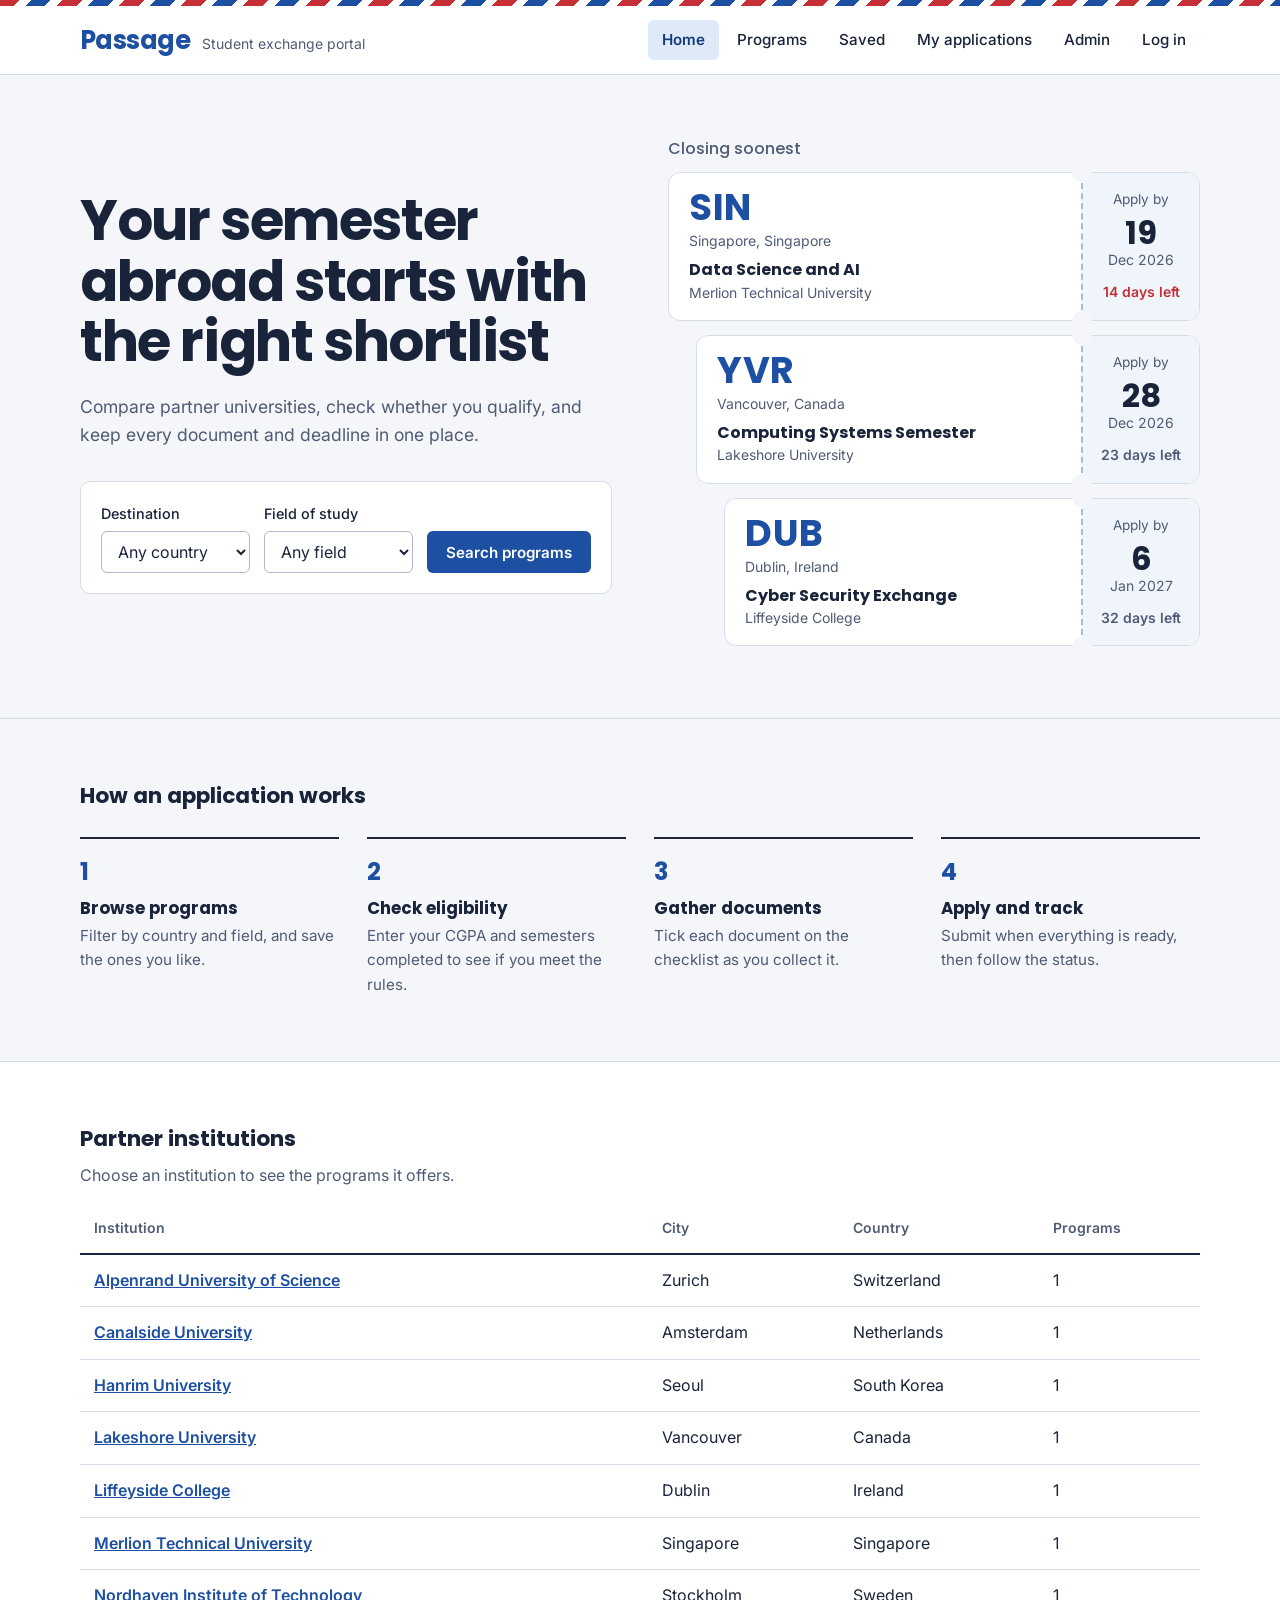
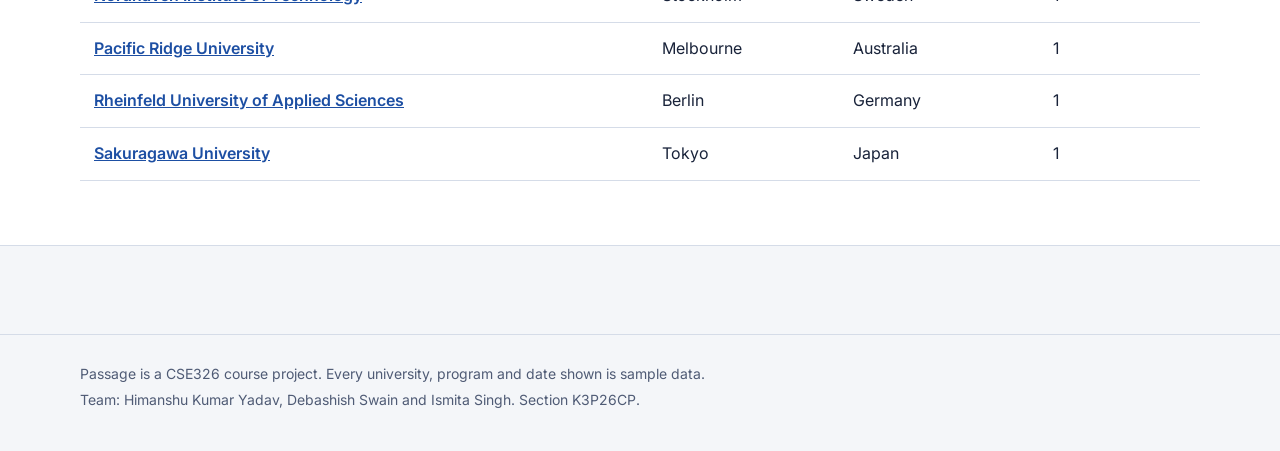
<file: index.html>
<!DOCTYPE html>
<html lang="en">
<head>
  <meta charset="UTF-8">
  <meta name="viewport" content="width=device-width, initial-scale=1">
  <title>Passage - Student exchange information portal</title>
  <meta name="description" content="Compare partner universities, check eligibility, keep your documents in order and track your exchange application.">
  <link rel="preconnect" href="https://fonts.googleapis.com">
  <link rel="preconnect" href="https://fonts.gstatic.com" crossorigin>
  <link rel="stylesheet" href="https://fonts.googleapis.com/css2?family=Inter:wght@400;500;600&family=Poppins:wght@500;700&display=swap">
  <link rel="stylesheet" href="style.css">
</head>
<body data-page="home">
  <a class="skip-link" href="#main">Skip to content</a>

  <header class="site-header">
    <div class="container header-row">
      <a class="brand" href="index.html">
        <span class="brand-name">Passage</span>
        <span class="brand-tag">Student exchange portal</span>
      </a>
      <nav aria-label="Main">
        <ul class="nav">
          <li><a href="index.html" aria-current="page">Home</a></li>
          <li><a href="programs.html">Programs</a></li>
          <li><a href="saved.html">Saved <span class="count" id="savedCount" hidden>0</span></a></li>
          <li><a href="applications.html">My applications</a></li>
          <li><a href="admin.html">Admin</a></li>
          <li id="authItem"><a href="login.html">Log in</a></li>
        </ul>
      </nav>
    </div>
  </header>

  <main id="main">
    <section class="hero">
      <div class="container hero-grid">
        <div class="hero-copy">
          <h1>Your semester abroad starts with the right shortlist</h1>
          <p class="lead">Compare partner universities, check whether you qualify, and keep every document and deadline in one place.</p>

          <form class="finder" action="programs.html" method="get">
            <div class="field">
              <label for="homeCountry">Destination</label>
              <select id="homeCountry" name="country"><option value="">Any country</option></select>
            </div>
            <div class="field">
              <label for="homeField">Field of study</label>
              <select id="homeField" name="field"><option value="">Any field</option></select>
            </div>
            <button type="submit" class="btn btn-primary">Search programs</button>
          </form>
        </div>

        <div class="hero-side">
          <h2 class="hero-side-title">Closing soonest</h2>
          <div id="heroTickets" class="hero-tickets"></div>
        </div>
      </div>
    </section>

    <section class="section" aria-labelledby="stepsHeading">
      <div class="container">
        <h2 id="stepsHeading">How an application works</h2>
        <ol class="steps">
          <li>
            <h3>Browse programs</h3>
            <p>Filter by country and field, and save the ones you like.</p>
          </li>
          <li>
            <h3>Check eligibility</h3>
            <p>Enter your CGPA and semesters completed to see if you meet the rules.</p>
          </li>
          <li>
            <h3>Gather documents</h3>
            <p>Tick each document on the checklist as you collect it.</p>
          </li>
          <li>
            <h3>Apply and track</h3>
            <p>Submit when everything is ready, then follow the status.</p>
          </li>
        </ol>
      </div>
    </section>

    <section class="section section-tint" aria-labelledby="partnersHeading">
      <div class="container">
        <h2 id="partnersHeading">Partner institutions</h2>
        <p class="section-intro">Choose an institution to see the programs it offers.</p>
        <div class="table-wrap">
          <table class="table">
            <caption class="visually-hidden">Partner institutions and the number of programs each offers</caption>
            <thead>
              <tr>
                <th scope="col">Institution</th>
                <th scope="col">City</th>
                <th scope="col">Country</th>
                <th scope="col">Programs</th>
              </tr>
            </thead>
            <tbody id="partnerRows"></tbody>
          </table>
        </div>
      </div>
    </section>
  </main>

  <footer class="site-footer">
    <div class="container">
      <p>Passage is a CSE326 course project. Every university, program and date shown is sample data.</p>
      <p>Team: Himanshu Kumar Yadav, Debashish Swain and Ismita Singh. Section K3P26CP.</p>
    </div>
  </footer>

  <script src="data.js"></script>
  <script src="script.js"></script>
</body>
</html>
</file>
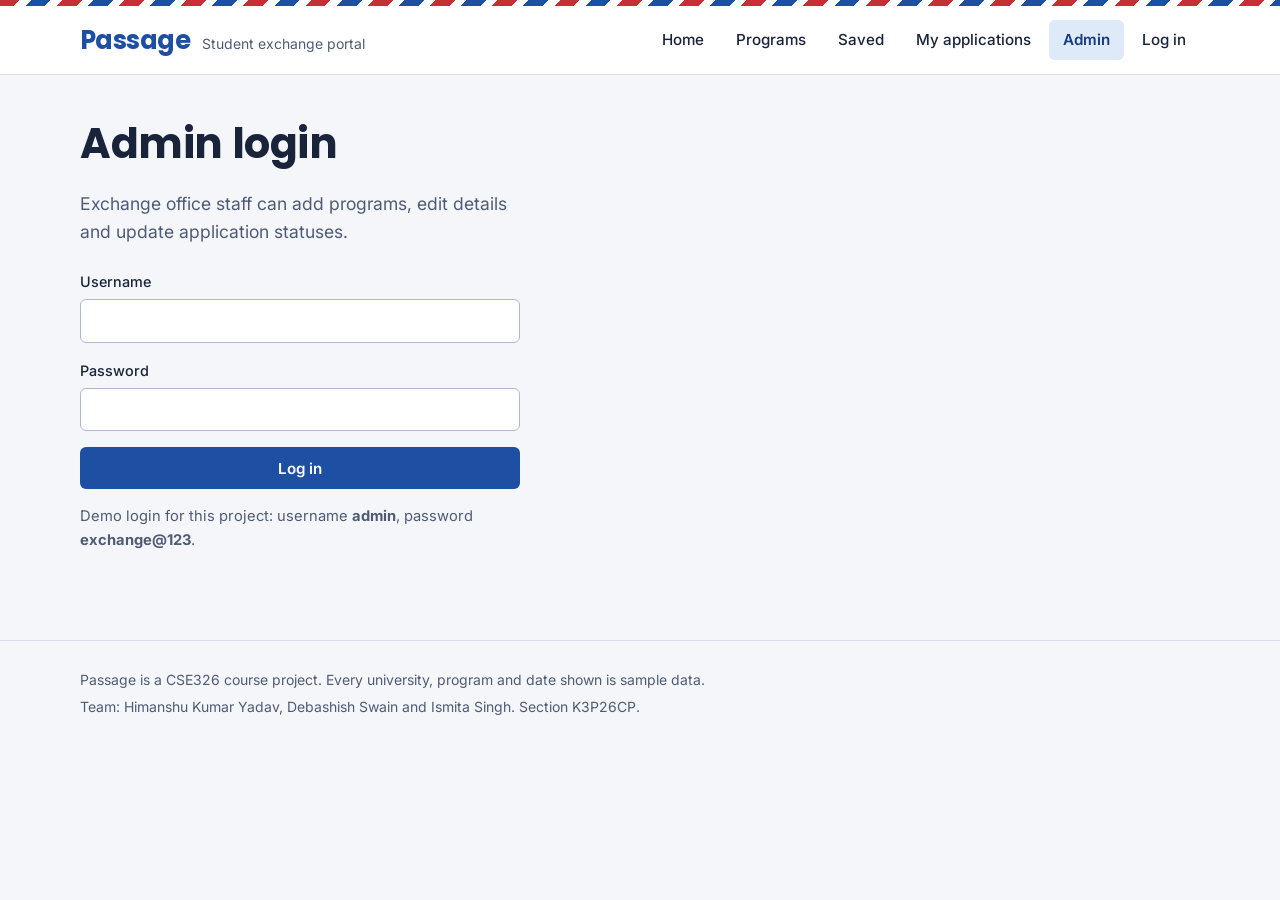
<file: admin.html>
<!DOCTYPE html>
<html lang="en">
<head>
  <meta charset="UTF-8">
  <meta name="viewport" content="width=device-width, initial-scale=1">
  <title>Admin - Passage</title>
  <link rel="preconnect" href="https://fonts.googleapis.com">
  <link rel="preconnect" href="https://fonts.gstatic.com" crossorigin>
  <link rel="stylesheet" href="https://fonts.googleapis.com/css2?family=Inter:wght@400;500;600&family=Poppins:wght@500;700&display=swap">
  <link rel="stylesheet" href="style.css">
</head>
<body data-page="admin">
  <a class="skip-link" href="#main">Skip to content</a>

  <header class="site-header">
    <div class="container header-row">
      <a class="brand" href="index.html">
        <span class="brand-name">Passage</span>
        <span class="brand-tag">Student exchange portal</span>
      </a>
      <nav aria-label="Main">
        <ul class="nav">
          <li><a href="index.html">Home</a></li>
          <li><a href="programs.html">Programs</a></li>
          <li><a href="saved.html">Saved <span class="count" id="savedCount" hidden>0</span></a></li>
          <li><a href="applications.html">My applications</a></li>
          <li><a href="admin.html" aria-current="page">Admin</a></li>
          <li id="authItem"><a href="login.html">Log in</a></li>
        </ul>
      </nav>
    </div>
  </header>

  <main id="main" class="container page">

    <!-- Shown until the admin logs in -->
    <section id="loginPanel" class="login-panel" aria-labelledby="loginHeading">
      <h1 id="loginHeading">Admin login</h1>
      <p class="lead">Exchange office staff can add programs, edit details and update application statuses.</p>
      <form id="loginForm" novalidate>
        <div class="field">
          <label for="loginUser">Username</label>
          <input id="loginUser" type="text" autocomplete="username" required>
        </div>
        <div class="field">
          <label for="loginPass">Password</label>
          <input id="loginPass" type="password" autocomplete="current-password" required>
        </div>
        <p class="field-error" id="loginError" role="alert"></p>
        <button type="submit" class="btn btn-primary">Log in</button>
      </form>
      <p class="hint">Demo login for this project: username <strong>admin</strong>, password <strong>exchange@123</strong>.</p>
    </section>

    <!-- Shown after the admin logs in -->
    <div id="adminPanel" hidden>
      <div class="page-head page-head-row">
        <div>
          <h1>Manage exchange programs</h1>
          <p class="lead">Changes appear on the student pages straight away.</p>
        </div>
        <button type="button" class="btn btn-outline" id="logoutBtn">Log out</button>
      </div>

      <section class="admin-block" aria-labelledby="progTableHeading">
        <div class="results-head">
          <h2 id="progTableHeading">Programs</h2>
          <p id="programCount"></p>
        </div>
        <div class="table-wrap">
          <table class="table">
            <caption class="visually-hidden">All exchange programs</caption>
            <thead>
              <tr>
                <th scope="col">Program</th>
                <th scope="col">Location</th>
                <th scope="col">Apply by</th>
                <th scope="col">Seats</th>
                <th scope="col">Min. CGPA</th>
                <th scope="col"><span class="visually-hidden">Actions</span></th>
              </tr>
            </thead>
            <tbody id="programRows"></tbody>
          </table>
        </div>
      </section>

      <section class="admin-block" aria-labelledby="formHeading">
        <h2 id="formHeading">Add a program</h2>
        <form id="programForm" class="admin-form" novalidate>
          <div class="field">
            <label for="f-institution">Institution</label>
            <input id="f-institution" type="text" aria-describedby="err-institution">
            <span class="field-error" id="err-institution"></span>
          </div>
          <div class="field">
            <label for="f-title">Program title</label>
            <input id="f-title" type="text" aria-describedby="err-title">
            <span class="field-error" id="err-title"></span>
          </div>
          <div class="field">
            <label for="f-city">City</label>
            <input id="f-city" type="text" aria-describedby="err-city">
            <span class="field-error" id="err-city"></span>
          </div>
          <div class="field">
            <label for="f-country">Country</label>
            <input id="f-country" type="text" aria-describedby="err-country">
            <span class="field-error" id="err-country"></span>
          </div>
          <div class="field">
            <label for="f-code">City code (3 letters)</label>
            <input id="f-code" type="text" maxlength="3" placeholder="YVR" aria-describedby="err-code">
            <span class="field-error" id="err-code"></span>
          </div>
          <div class="field">
            <label for="f-field">Field of study</label>
            <select id="f-field"></select>
          </div>
          <div class="field">
            <label for="f-duration">Duration</label>
            <input id="f-duration" type="text" placeholder="1 semester" aria-describedby="err-duration">
            <span class="field-error" id="err-duration"></span>
          </div>
          <div class="field">
            <label for="f-intake">Intake</label>
            <input id="f-intake" type="text" placeholder="January 2027" aria-describedby="err-intake">
            <span class="field-error" id="err-intake"></span>
          </div>
          <div class="field">
            <label for="f-seats">Seats</label>
            <input id="f-seats" type="number" min="1" step="1" aria-describedby="err-seats">
            <span class="field-error" id="err-seats"></span>
          </div>
          <div class="field">
            <label for="f-deadline">Apply-by date</label>
            <input id="f-deadline" type="date" aria-describedby="err-deadline">
            <span class="field-error" id="err-deadline"></span>
          </div>
          <div class="field">
            <label for="f-minCgpa">Minimum CGPA</label>
            <input id="f-minCgpa" type="number" min="0" max="10" step="0.1" aria-describedby="err-minCgpa">
            <span class="field-error" id="err-minCgpa"></span>
          </div>
          <div class="field">
            <label for="f-minSemester">Minimum semesters completed</label>
            <input id="f-minSemester" type="number" min="0" max="12" step="1" aria-describedby="err-minSemester">
            <span class="field-error" id="err-minSemester"></span>
          </div>
          <div class="field wide">
            <label for="f-language">Language requirement</label>
            <input id="f-language" type="text" aria-describedby="err-language">
            <span class="field-error" id="err-language"></span>
          </div>
          <div class="field wide">
            <label for="f-fees">Fees and costs</label>
            <input id="f-fees" type="text" aria-describedby="err-fees">
            <span class="field-error" id="err-fees"></span>
          </div>
          <div class="field wide">
            <label for="f-about">About the program</label>
            <textarea id="f-about" rows="3" aria-describedby="err-about"></textarea>
            <span class="field-error" id="err-about"></span>
          </div>
          <div class="field">
            <label for="f-courses">Key courses (one per line)</label>
            <textarea id="f-courses" rows="5" aria-describedby="err-courses"></textarea>
            <span class="field-error" id="err-courses"></span>
          </div>
          <div class="field">
            <label for="f-documents">Required documents (one per line)</label>
            <textarea id="f-documents" rows="5" aria-describedby="err-documents"></textarea>
            <span class="field-error" id="err-documents"></span>
          </div>
          <div class="form-actions wide">
            <button type="submit" class="btn btn-primary" id="saveProgram">Add program</button>
            <button type="button" class="btn btn-ghost" id="cancelEdit" hidden>Cancel</button>
          </div>
        </form>
      </section>

      <section class="admin-block" aria-labelledby="appsHeading">
        <h2 id="appsHeading">Applications</h2>
        <p class="section-intro">These are the applications made in this browser. A real portal would keep them on a server so staff could see every student's application.</p>
        <p id="noApps" class="hint">No applications yet. Start one from a program page.</p>
        <div class="table-wrap">
          <table class="table" id="appTable">
            <caption class="visually-hidden">Applications and their status</caption>
            <thead>
              <tr>
                <th scope="col">Student</th>
                <th scope="col">Program</th>
                <th scope="col">Status</th>
                <th scope="col">Last updated</th>
              </tr>
            </thead>
            <tbody id="appRows"></tbody>
          </table>
        </div>
      </section>

      <section class="admin-block" aria-labelledby="resetHeading">
        <h2 id="resetHeading">Sample data</h2>
        <p class="section-intro">Put the original ten programs back and clear every saved program and application.</p>
        <button type="button" class="btn btn-danger" id="resetData">Reset to sample data</button>
      </section>
    </div>
  </main>

  <footer class="site-footer">
    <div class="container">
      <p>Passage is a CSE326 course project. Every university, program and date shown is sample data.</p>
      <p>Team: Himanshu Kumar Yadav, Debashish Swain and Ismita Singh. Section K3P26CP.</p>
    </div>
  </footer>

  <script src="data.js"></script>
  <script src="script.js"></script>
</body>
</html>
</file>
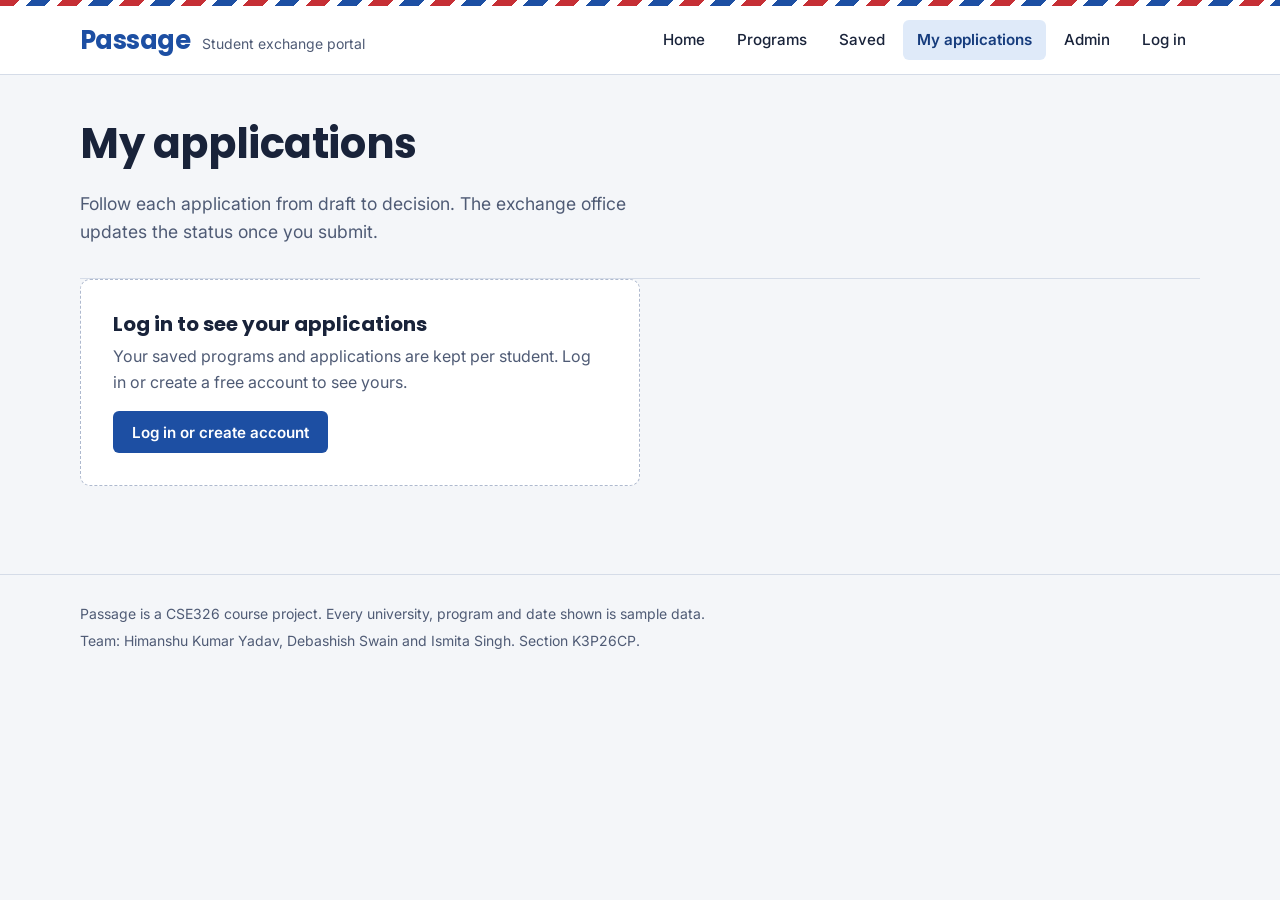
<file: applications.html>
<!DOCTYPE html>
<html lang="en">
<head>
  <meta charset="UTF-8">
  <meta name="viewport" content="width=device-width, initial-scale=1">
  <title>My applications - Passage</title>
  <link rel="preconnect" href="https://fonts.googleapis.com">
  <link rel="preconnect" href="https://fonts.gstatic.com" crossorigin>
  <link rel="stylesheet" href="https://fonts.googleapis.com/css2?family=Inter:wght@400;500;600&family=Poppins:wght@500;700&display=swap">
  <link rel="stylesheet" href="style.css">
</head>
<body data-page="applications">
  <a class="skip-link" href="#main">Skip to content</a>

  <header class="site-header">
    <div class="container header-row">
      <a class="brand" href="index.html">
        <span class="brand-name">Passage</span>
        <span class="brand-tag">Student exchange portal</span>
      </a>
      <nav aria-label="Main">
        <ul class="nav">
          <li><a href="index.html">Home</a></li>
          <li><a href="programs.html">Programs</a></li>
          <li><a href="saved.html">Saved <span class="count" id="savedCount" hidden>0</span></a></li>
          <li><a href="applications.html" aria-current="page">My applications</a></li>
          <li><a href="admin.html">Admin</a></li>
          <li id="authItem"><a href="login.html">Log in</a></li>
        </ul>
      </nav>
    </div>
  </header>

  <main id="main" class="container page">
    <div class="page-head">
      <h1>My applications</h1>
      <p class="lead">Follow each application from draft to decision. The exchange office updates the status once you submit.</p>
    </div>
    <div id="appList" class="app-list"></div>
  </main>

  <footer class="site-footer">
    <div class="container">
      <p>Passage is a CSE326 course project. Every university, program and date shown is sample data.</p>
      <p>Team: Himanshu Kumar Yadav, Debashish Swain and Ismita Singh. Section K3P26CP.</p>
    </div>
  </footer>

  <script src="data.js"></script>
  <script src="script.js"></script>
</body>
</html>
</file>
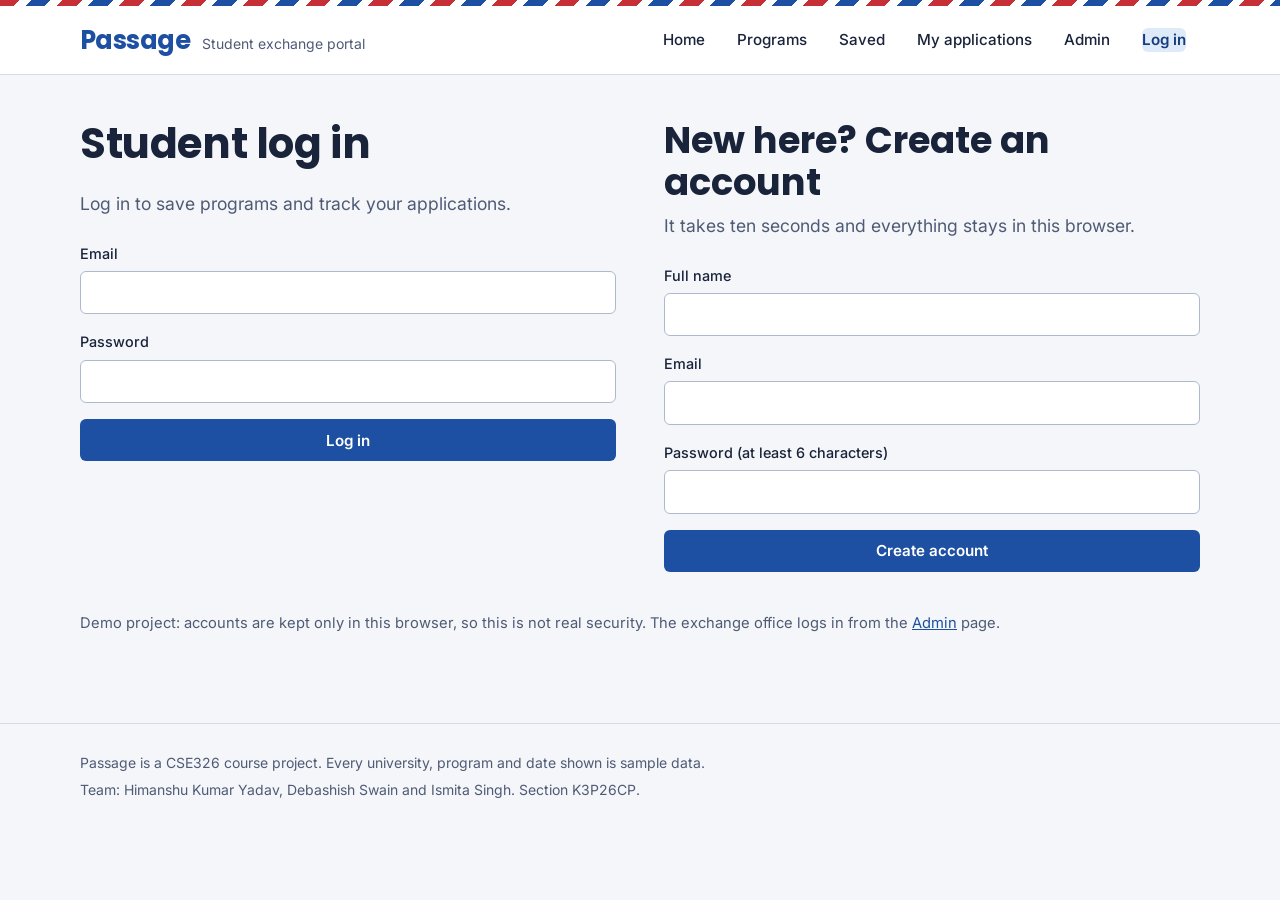
<file: login.html>
<!DOCTYPE html>
<html lang="en">
<head>
  <meta charset="UTF-8">
  <meta name="viewport" content="width=device-width, initial-scale=1">
  <title>Student login - Passage</title>
  <link rel="preconnect" href="https://fonts.googleapis.com">
  <link rel="preconnect" href="https://fonts.gstatic.com" crossorigin>
  <link rel="stylesheet" href="https://fonts.googleapis.com/css2?family=Inter:wght@400;500;600&family=Poppins:wght@500;700&display=swap">
  <link rel="stylesheet" href="style.css">
</head>
<body data-page="login">
  <a class="skip-link" href="#main">Skip to content</a>

  <header class="site-header">
    <div class="container header-row">
      <a class="brand" href="index.html">
        <span class="brand-name">Passage</span>
        <span class="brand-tag">Student exchange portal</span>
      </a>
      <nav aria-label="Main">
        <ul class="nav">
          <li><a href="index.html">Home</a></li>
          <li><a href="programs.html">Programs</a></li>
          <li><a href="saved.html">Saved <span class="count" id="savedCount" hidden>0</span></a></li>
          <li><a href="applications.html">My applications</a></li>
          <li><a href="admin.html">Admin</a></li>
          <li id="authItem"><a href="login.html">Log in</a></li>
        </ul>
      </nav>
    </div>
  </header>

  <main id="main" class="container page">
    <p class="note" id="loginNotice" role="status" hidden></p>
    <div class="auth-grid">

      <section class="login-panel" aria-labelledby="loginHeading">
        <h1 id="loginHeading">Student log in</h1>
        <p class="lead">Log in to save programs and track your applications.</p>
        <form id="studentLoginForm" novalidate>
          <div class="field">
            <label for="slEmail">Email</label>
            <input id="slEmail" type="email" autocomplete="username" required>
          </div>
          <div class="field">
            <label for="slPass">Password</label>
            <input id="slPass" type="password" autocomplete="current-password" required>
          </div>
          <p class="field-error" id="slError" role="alert"></p>
          <button type="submit" class="btn btn-primary">Log in</button>
        </form>
      </section>

      <section class="login-panel" aria-labelledby="signupHeading">
        <h2 id="signupHeading" class="auth-h2">New here? Create an account</h2>
        <p class="lead">It takes ten seconds and everything stays in this browser.</p>
        <form id="signupForm" novalidate>
          <div class="field">
            <label for="suName">Full name</label>
            <input id="suName" type="text" autocomplete="name" required>
          </div>
          <div class="field">
            <label for="suEmail">Email</label>
            <input id="suEmail" type="email" autocomplete="email" required>
          </div>
          <div class="field">
            <label for="suPass">Password (at least 6 characters)</label>
            <input id="suPass" type="password" autocomplete="new-password" required minlength="6">
          </div>
          <p class="field-error" id="suError" role="alert"></p>
          <button type="submit" class="btn btn-primary">Create account</button>
        </form>
      </section>

    </div>
    <p class="hint">Demo project: accounts are kept only in this browser, so this is not real security. The exchange office logs in from the <a href="admin.html">Admin</a> page.</p>
  </main>

  <footer class="site-footer">
    <div class="container">
      <p>Passage is a CSE326 course project. Every university, program and date shown is sample data.</p>
      <p>Team: Himanshu Kumar Yadav, Debashish Swain and Ismita Singh. Section K3P26CP.</p>
    </div>
  </footer>

  <script src="data.js"></script>
  <script src="script.js"></script>
</body>
</html>
</file>
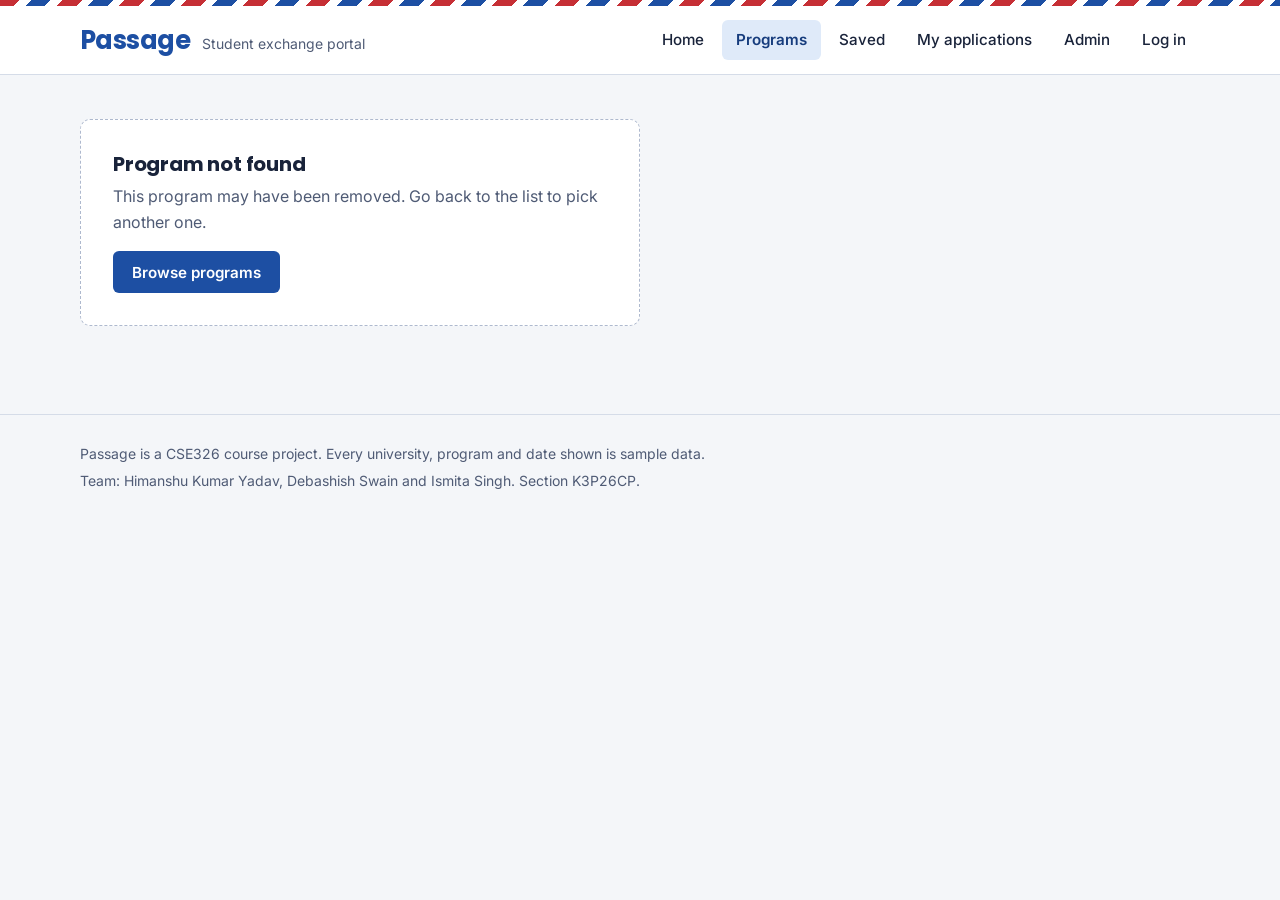
<file: program.html>
<!DOCTYPE html>
<html lang="en">
<head>
  <meta charset="UTF-8">
  <meta name="viewport" content="width=device-width, initial-scale=1">
  <title>Program details - Passage</title>
  <link rel="preconnect" href="https://fonts.googleapis.com">
  <link rel="preconnect" href="https://fonts.gstatic.com" crossorigin>
  <link rel="stylesheet" href="https://fonts.googleapis.com/css2?family=Inter:wght@400;500;600&family=Poppins:wght@500;700&display=swap">
  <link rel="stylesheet" href="style.css">
</head>
<body data-page="program">
  <a class="skip-link" href="#main">Skip to content</a>

  <header class="site-header">
    <div class="container header-row">
      <a class="brand" href="index.html">
        <span class="brand-name">Passage</span>
        <span class="brand-tag">Student exchange portal</span>
      </a>
      <nav aria-label="Main">
        <ul class="nav">
          <li><a href="index.html">Home</a></li>
          <li><a href="programs.html" aria-current="page">Programs</a></li>
          <li><a href="saved.html">Saved <span class="count" id="savedCount" hidden>0</span></a></li>
          <li><a href="applications.html">My applications</a></li>
          <li><a href="admin.html">Admin</a></li>
          <li id="authItem"><a href="login.html">Log in</a></li>
        </ul>
      </nav>
    </div>
  </header>

  <!-- The program details are written into this box by script.js -->
  <main id="main" class="container page">
    <div id="programView"></div>
  </main>

  <footer class="site-footer">
    <div class="container">
      <p>Passage is a CSE326 course project. Every university, program and date shown is sample data.</p>
      <p>Team: Himanshu Kumar Yadav, Debashish Swain and Ismita Singh. Section K3P26CP.</p>
    </div>
  </footer>

  <script src="data.js"></script>
  <script src="script.js"></script>
</body>
</html>
</file>
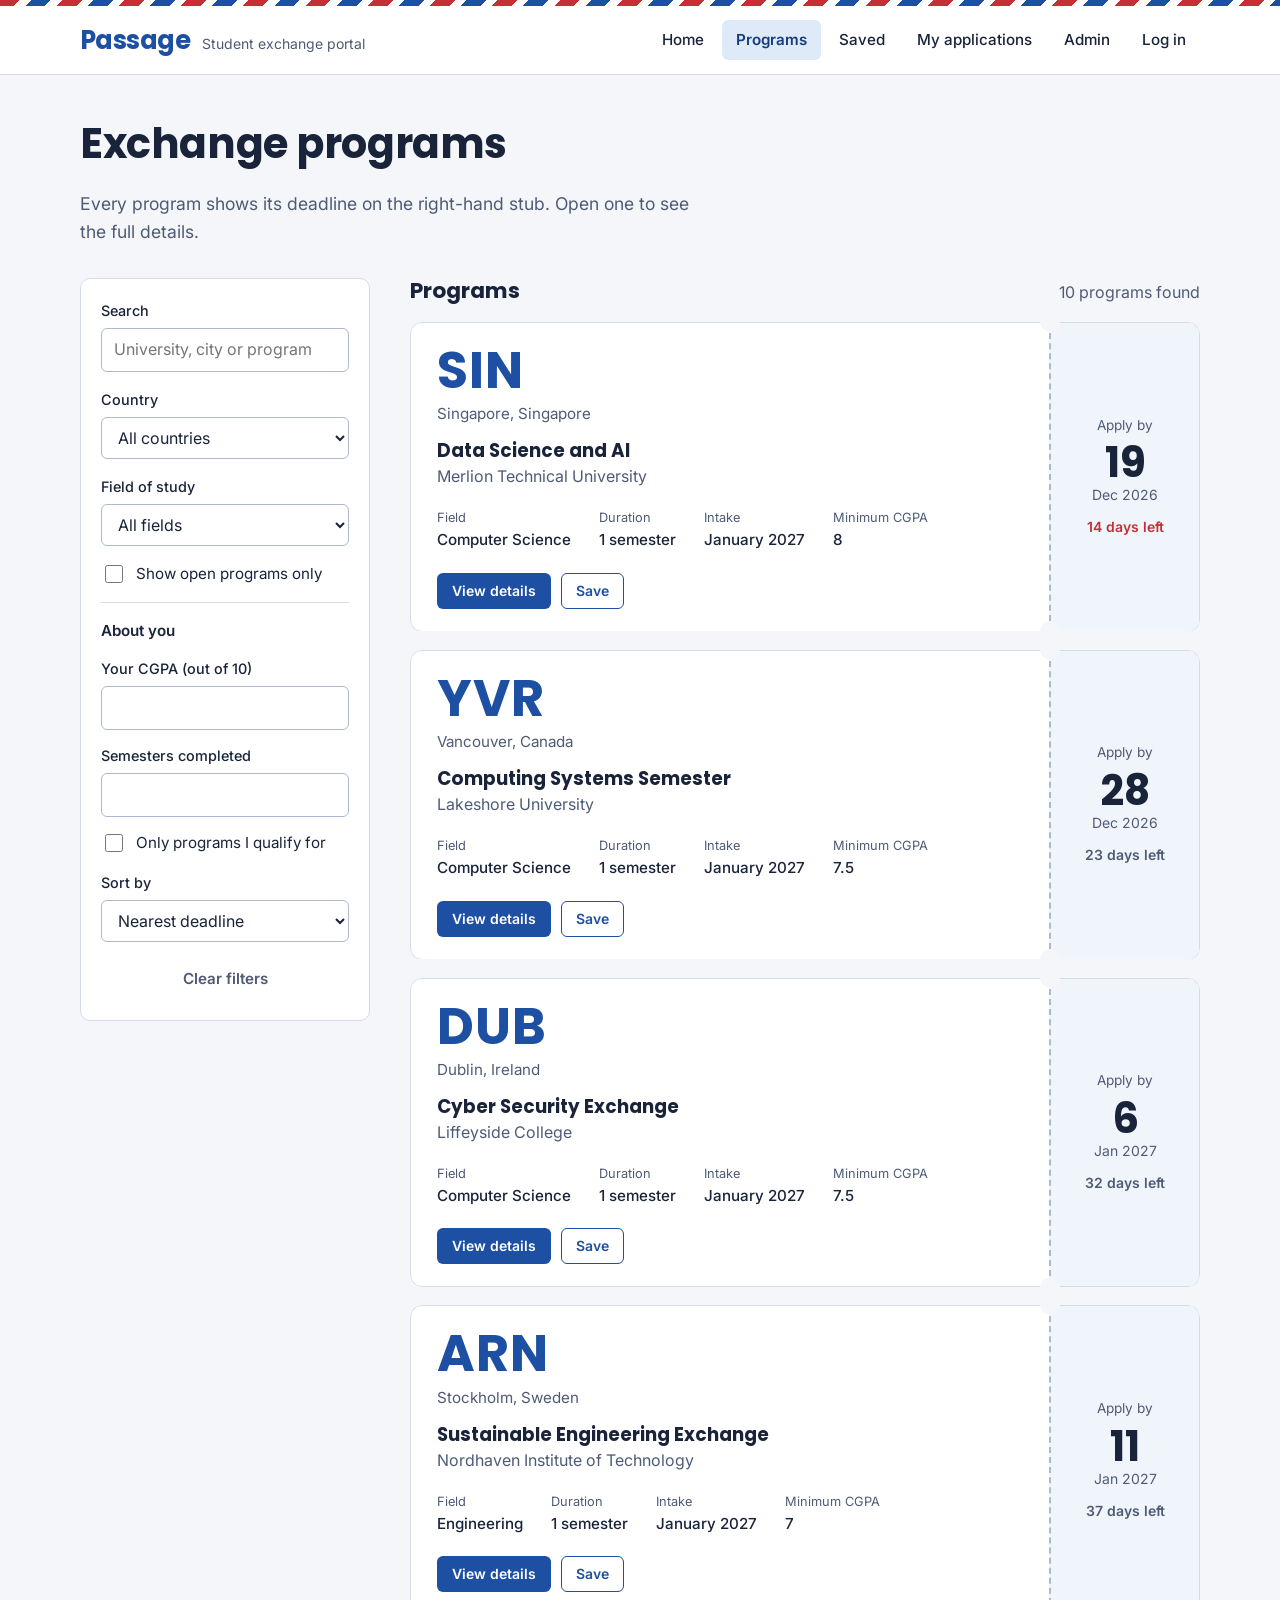
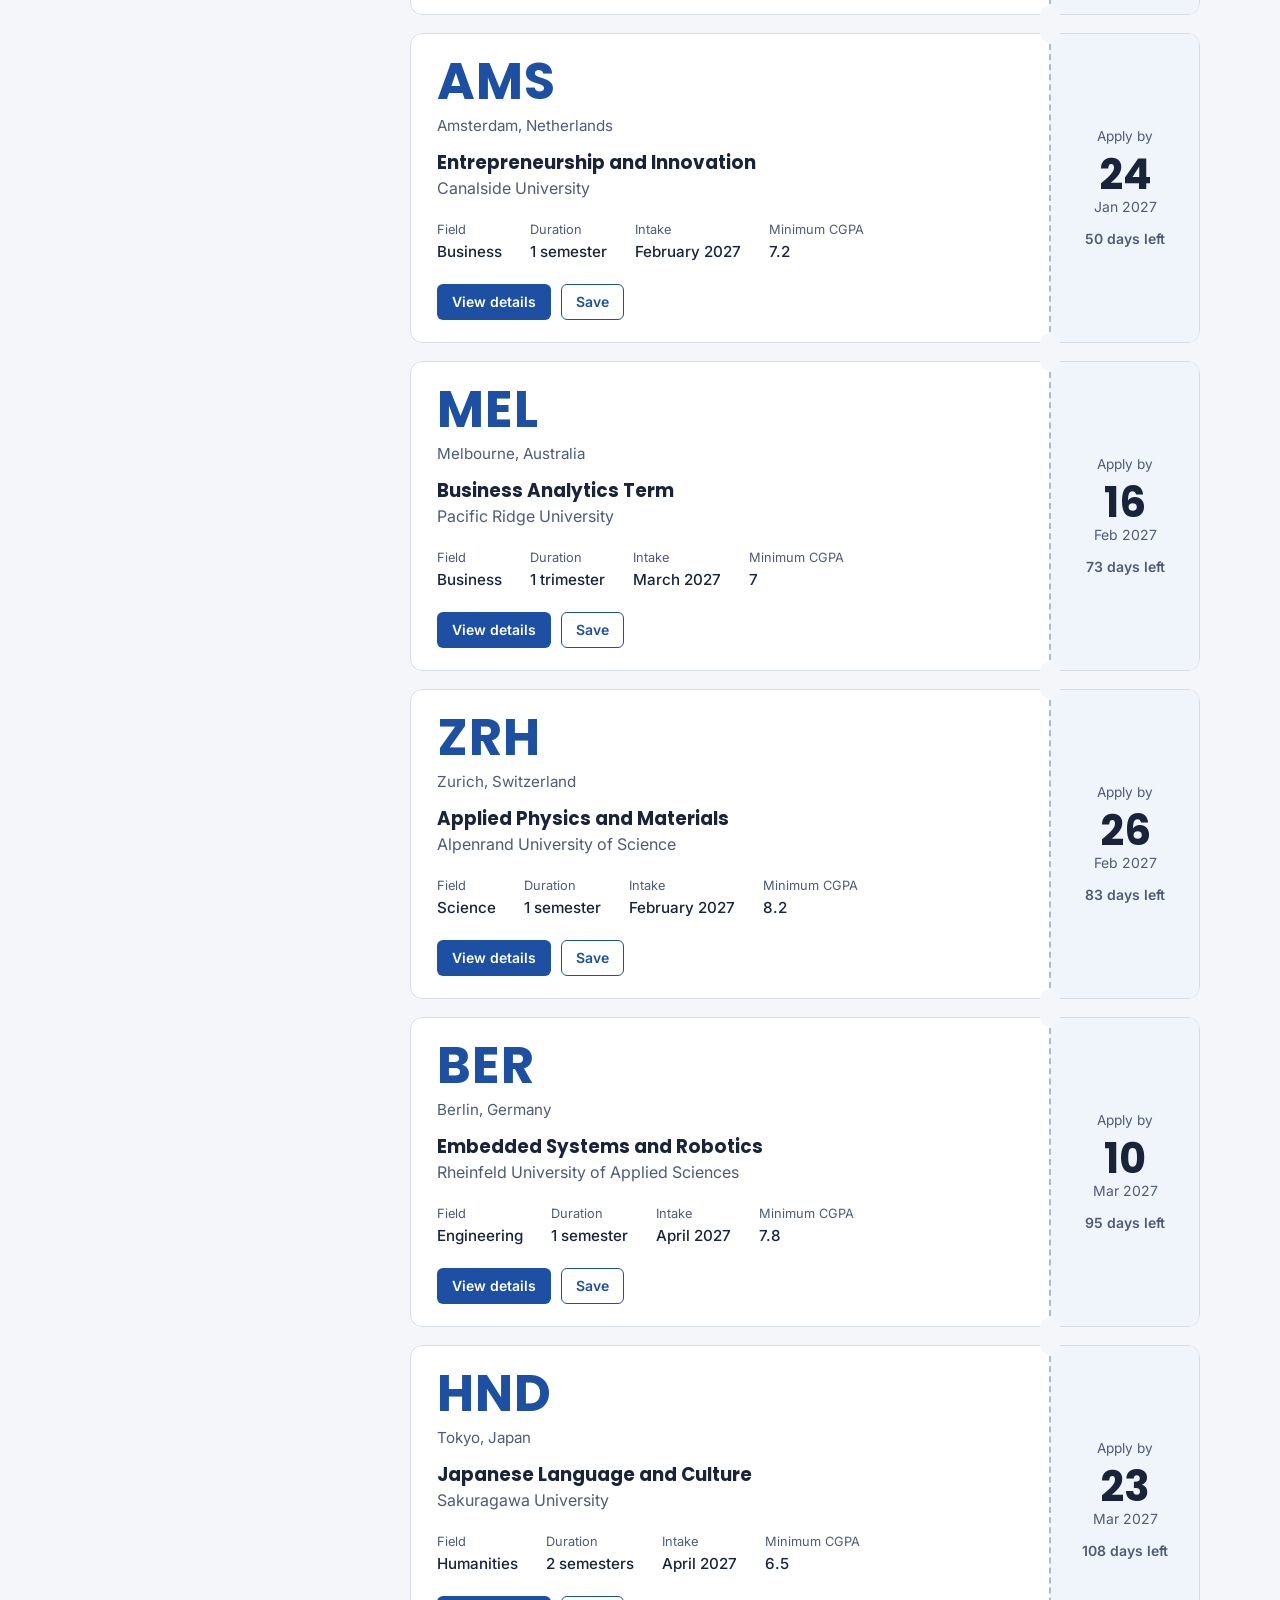
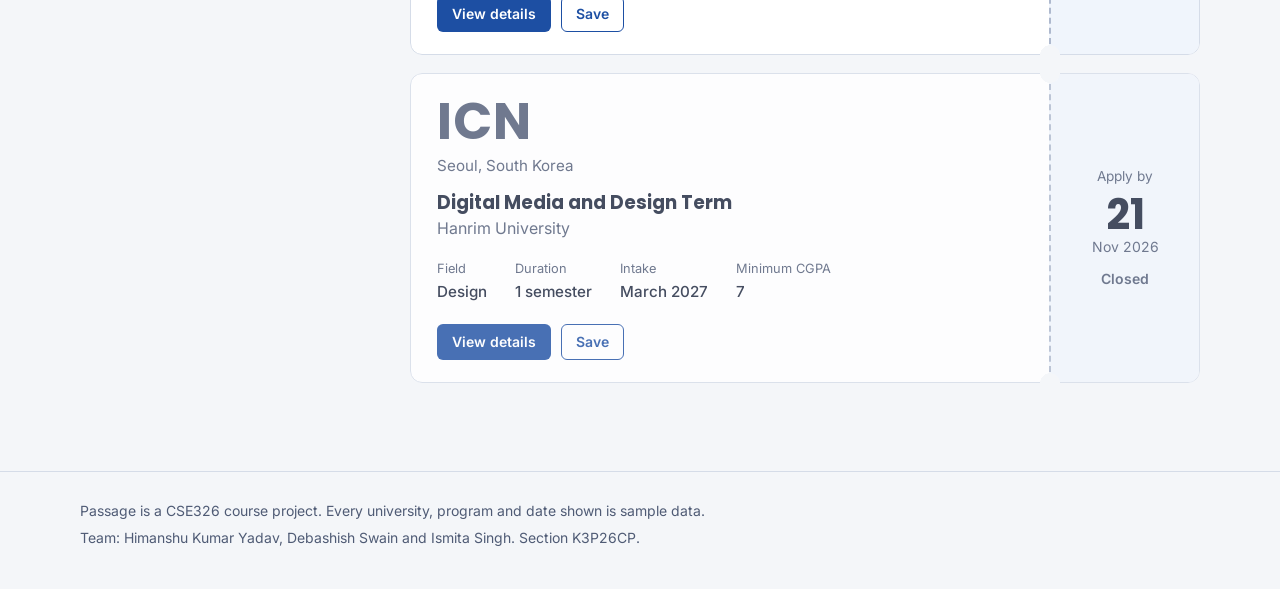
<file: programs.html>
<!DOCTYPE html>
<html lang="en">
<head>
  <meta charset="UTF-8">
  <meta name="viewport" content="width=device-width, initial-scale=1">
  <title>Programs - Passage</title>
  <link rel="preconnect" href="https://fonts.googleapis.com">
  <link rel="preconnect" href="https://fonts.gstatic.com" crossorigin>
  <link rel="stylesheet" href="https://fonts.googleapis.com/css2?family=Inter:wght@400;500;600&family=Poppins:wght@500;700&display=swap">
  <link rel="stylesheet" href="style.css">
</head>
<body data-page="programs">
  <a class="skip-link" href="#main">Skip to content</a>

  <header class="site-header">
    <div class="container header-row">
      <a class="brand" href="index.html">
        <span class="brand-name">Passage</span>
        <span class="brand-tag">Student exchange portal</span>
      </a>
      <nav aria-label="Main">
        <ul class="nav">
          <li><a href="index.html">Home</a></li>
          <li><a href="programs.html" aria-current="page">Programs</a></li>
          <li><a href="saved.html">Saved <span class="count" id="savedCount" hidden>0</span></a></li>
          <li><a href="applications.html">My applications</a></li>
          <li><a href="admin.html">Admin</a></li>
          <li id="authItem"><a href="login.html">Log in</a></li>
        </ul>
      </nav>
    </div>
  </header>

  <main id="main" class="container page">
    <div class="page-head">
      <h1>Exchange programs</h1>
      <p class="lead">Every program shows its deadline on the right-hand stub. Open one to see the full details.</p>
    </div>

    <div class="layout">
      <form id="filters" class="filters" aria-label="Filter programs">
        <div class="field">
          <label for="q">Search</label>
          <input id="q" name="q" type="search" placeholder="University, city or program">
        </div>
        <div class="field">
          <label for="country">Country</label>
          <select id="country" name="country"><option value="">All countries</option></select>
        </div>
        <div class="field">
          <label for="fieldSelect">Field of study</label>
          <select id="fieldSelect" name="field"><option value="">All fields</option></select>
        </div>
        <label class="check"><input type="checkbox" id="openOnly"> Show open programs only</label>

        <fieldset class="about-me">
          <legend>About you</legend>
          <div class="field">
            <label for="cgpa">Your CGPA (out of 10)</label>
            <input id="cgpa" name="cgpa" type="number" min="0" max="10" step="0.01">
          </div>
          <div class="field">
            <label for="semester">Semesters completed</label>
            <input id="semester" name="semester" type="number" min="0" max="12" step="1">
          </div>
          <label class="check"><input type="checkbox" id="eligibleOnly"> Only programs I qualify for</label>
          <p class="hint" id="eligHint" hidden>Enter your CGPA and semesters completed to use this filter.</p>
        </fieldset>

        <div class="field">
          <label for="sort">Sort by</label>
          <select id="sort" name="sort">
            <option value="deadline">Nearest deadline</option>
            <option value="name">Institution name</option>
            <option value="cgpa">Lowest CGPA required</option>
          </select>
        </div>
        <button type="button" class="btn btn-ghost" id="clearFilters">Clear filters</button>
      </form>

      <section aria-labelledby="resultsHeading">
        <div class="results-head">
          <h2 id="resultsHeading">Programs</h2>
          <p id="resultCount" aria-live="polite"></p>
        </div>
        <div id="results" class="ticket-list"></div>
      </section>
    </div>
  </main>

  <footer class="site-footer">
    <div class="container">
      <p>Passage is a CSE326 course project. Every university, program and date shown is sample data.</p>
      <p>Team: Himanshu Kumar Yadav, Debashish Swain and Ismita Singh. Section K3P26CP.</p>
    </div>
  </footer>

  <script src="data.js"></script>
  <script src="script.js"></script>
</body>
</html>
</file>
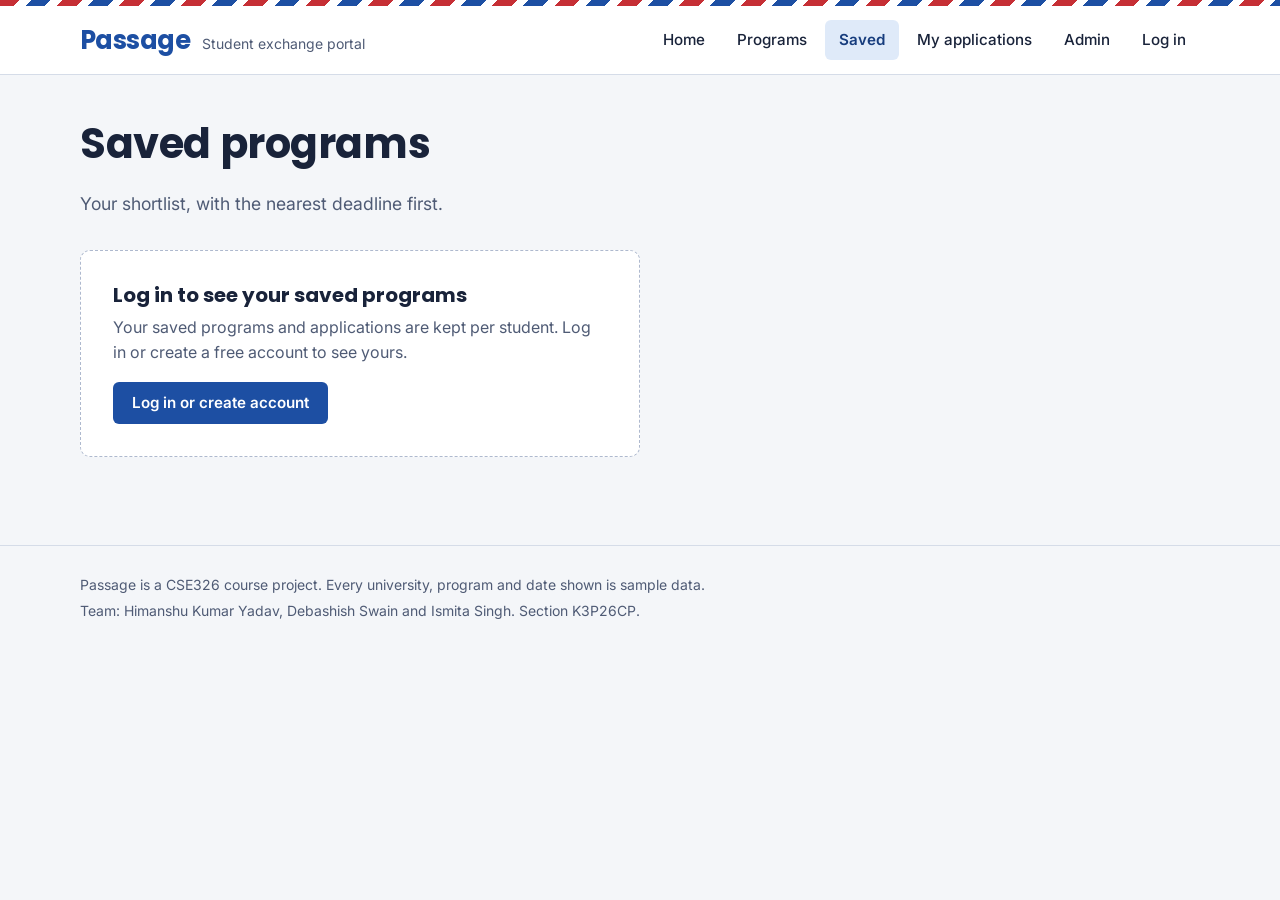
<file: saved.html>
<!DOCTYPE html>
<html lang="en">
<head>
  <meta charset="UTF-8">
  <meta name="viewport" content="width=device-width, initial-scale=1">
  <title>Saved programs - Passage</title>
  <link rel="preconnect" href="https://fonts.googleapis.com">
  <link rel="preconnect" href="https://fonts.gstatic.com" crossorigin>
  <link rel="stylesheet" href="https://fonts.googleapis.com/css2?family=Inter:wght@400;500;600&family=Poppins:wght@500;700&display=swap">
  <link rel="stylesheet" href="style.css">
</head>
<body data-page="saved">
  <a class="skip-link" href="#main">Skip to content</a>

  <header class="site-header">
    <div class="container header-row">
      <a class="brand" href="index.html">
        <span class="brand-name">Passage</span>
        <span class="brand-tag">Student exchange portal</span>
      </a>
      <nav aria-label="Main">
        <ul class="nav">
          <li><a href="index.html">Home</a></li>
          <li><a href="programs.html">Programs</a></li>
          <li><a href="saved.html" aria-current="page">Saved <span class="count" id="savedCount" hidden>0</span></a></li>
          <li><a href="applications.html">My applications</a></li>
          <li><a href="admin.html">Admin</a></li>
          <li id="authItem"><a href="login.html">Log in</a></li>
        </ul>
      </nav>
    </div>
  </header>

  <main id="main" class="container page">
    <div class="page-head">
      <h1>Saved programs</h1>
      <p class="lead">Your shortlist, with the nearest deadline first.</p>
    </div>
    <div id="savedList" class="ticket-list"></div>
  </main>

  <footer class="site-footer">
    <div class="container">
      <p>Passage is a CSE326 course project. Every university, program and date shown is sample data.</p>
      <p>Team: Himanshu Kumar Yadav, Debashish Swain and Ismita Singh. Section K3P26CP.</p>
    </div>
  </footer>

  <script src="data.js"></script>
  <script src="script.js"></script>
</body>
</html>
</file>
<file: style.css>
/* ==========================================================================
   style.css  -  Passage: Student Exchange Information Portal

   Look and feel: an airline boarding pass. Each program is a ticket with a
   big city code on the left and the application deadline on the tear-off
   stub on the right. Application statuses look like passport stamps.

   Sections
     1. Colours, fonts and base styles
     2. Layout helpers
     3. Header and navigation
     4. Buttons and form controls
     5. Ticket card
     6. Home page
     7. Programs page
     8. Program detail page
     9. Applications, stamps and progress track
    10. Admin page
    11. Toast, empty states, footer
    12. Small screens
    13. Reduced motion
   ========================================================================== */


/* ---------- 1. Colours, fonts and base styles ------------------------------ */

:root {
  --paper: #f4f6f9;        /* page background */
  --surface: #ffffff;      /* cards, inputs */
  --ink: #19233a;          /* main text */
  --ink-soft: #4f5b75;     /* secondary text */
  --blue: #1d4fa3;         /* airmail blue: links, buttons, city codes */
  --blue-dark: #163c7d;
  --red: #c62f35;          /* airmail red: urgent, errors, header stripe */
  --sky: #dfeaf9;         /* light blue tint */
  --line: #d5dce8;         /* thin borders */
  --line-strong: #aeb9ce;  /* input borders, dashed perforation */
  --green: #1f7a57;
  --amber: #9a5b00;

  --font-display: "Poppins", "Segoe UI", Arial, sans-serif;
  --font-body: "Inter", "Segoe UI", system-ui, -apple-system, sans-serif;
}

*, *::before, *::after { box-sizing: border-box; }

html { -webkit-text-size-adjust: 100%; }

/* The hidden attribute only works if no other rule sets display on the same
   element. Classes such as .btn set display, so this rule makes hidden win. */
[hidden] { display: none !important; }

body {
  margin: 0;
  background: var(--paper);
  color: var(--ink);
  font-family: var(--font-body);
  font-size: 1rem;
  line-height: 1.6;
}

h1, h2, h3 {
  font-family: var(--font-display);
  font-weight: 700;
  line-height: 1.2;
  margin: 0 0 0.5em;
}
h1 { font-size: clamp(1.8rem, 3.4vw, 2.6rem); letter-spacing: -0.01em; }
h2 { font-size: 1.35rem; }
h3 { font-size: 1.05rem; }

p { margin: 0 0 1em; }

a { color: var(--blue); }
a:hover { color: var(--blue-dark); }

/* Visible keyboard focus on everything you can tab to. */
:focus-visible { outline: 3px solid var(--blue); outline-offset: 2px; }


/* ---------- 2. Layout helpers ---------------------------------------------- */

.container { width: min(1120px, 100% - 40px); margin-inline: auto; }

.page { padding-top: 44px; }
.page-head { margin-bottom: 32px; }
.page-head-row { display: flex; justify-content: space-between; align-items: flex-start; gap: 20px; }

.lead { max-width: 56ch; font-size: 1.1rem; color: var(--ink-soft); }
.hint { color: var(--ink-soft); font-size: 0.92rem; }
.note { margin: 0 0 12px; color: var(--ink-soft); font-size: 0.95rem; }
.section-intro { color: var(--ink-soft); max-width: 60ch; }

.visually-hidden {
  position: absolute; width: 1px; height: 1px; margin: -1px; padding: 0;
  overflow: hidden; clip: rect(0 0 0 0); white-space: nowrap; border: 0;
}

.skip-link {
  position: absolute; left: 12px; top: -60px; z-index: 100;
  background: var(--ink); color: #fff; padding: 10px 16px; border-radius: 6px;
}
.skip-link:focus { top: 12px; }


/* ---------- 3. Header and navigation --------------------------------------- */

.site-header {
  position: relative;
  padding-top: 6px;
  background: var(--surface);
  border-bottom: 1px solid var(--line);
}

/* The airmail-envelope stripe along the very top of every page. */
.site-header::before {
  content: "";
  position: absolute; top: 0; left: 0; right: 0; height: 6px;
  background: repeating-linear-gradient(135deg,
    var(--red) 0 14px, var(--surface) 14px 22px,
    var(--blue) 22px 36px, var(--surface) 36px 44px);
}

.header-row { display: flex; align-items: center; justify-content: space-between; gap: 24px; min-height: 68px; flex-wrap: wrap; }

.brand { display: flex; align-items: baseline; gap: 12px; text-decoration: none; color: var(--ink); }
.brand-name { font-family: var(--font-display); font-weight: 700; font-size: 1.6rem; letter-spacing: -0.02em; color: var(--blue); }
.brand-tag { font-size: 0.875rem; color: var(--ink-soft); }

.nav { display: flex; flex-wrap: wrap; gap: 4px; list-style: none; margin: 0; padding: 0; }
.nav a {
  display: inline-flex; align-items: center; gap: 6px;
  padding: 8px 14px; border-radius: 6px;
  color: var(--ink); text-decoration: none; font-weight: 500; font-size: 0.95rem;
}
.nav a:hover { background: var(--paper); }
.nav a[aria-current="page"] { background: var(--sky); color: var(--blue-dark); font-weight: 600; }

/* Number of saved programs. */
.count {
  display: inline-block; min-width: 20px; padding: 0 6px;
  border-radius: 10px; background: var(--red); color: #fff;
  font-size: 0.75rem; font-weight: 600; line-height: 20px; text-align: center;
}
.count[hidden] { display: none; }


/* ---------- 4. Buttons and form controls ----------------------------------- */

.btn {
  display: inline-flex; align-items: center; justify-content: center; gap: 8px;
  min-height: 42px; padding: 0 18px;
  border: 1.5px solid transparent; border-radius: 6px;
  font: 600 0.95rem/1 var(--font-body);
  text-decoration: none; cursor: pointer;
  transition: background-color 0.15s, border-color 0.15s, color 0.15s;
}
.btn-small { min-height: 36px; padding: 0 14px; font-size: 0.875rem; }

.btn-primary { background: var(--blue); color: #fff; }
.btn-primary:hover { background: var(--blue-dark); color: #fff; }

.btn-outline { background: transparent; border-color: var(--blue); color: var(--blue); }
.btn-outline:hover { background: var(--sky); color: var(--blue-dark); }
.btn-outline[aria-pressed="true"] { background: var(--sky); }

.btn-ghost { background: transparent; color: var(--ink-soft); }
.btn-ghost:hover { background: var(--line); color: var(--ink); }

.btn-danger { background: transparent; border-color: var(--red); color: var(--red); }
.btn-danger:hover { background: #fbe9ea; color: var(--red); }

.btn:disabled { opacity: 0.5; cursor: not-allowed; }

label { font-weight: 500; font-size: 0.9rem; }

input, select, textarea {
  width: 100%; min-height: 42px; padding: 8px 12px;
  font: inherit; color: inherit;
  background: var(--surface);
  border: 1px solid var(--line-strong); border-radius: 6px;
}
textarea { resize: vertical; line-height: 1.5; }
input[type="checkbox"] { width: 18px; height: 18px; min-height: 0; padding: 0; accent-color: var(--blue); flex: none; }
[aria-invalid="true"] { border-color: var(--red); }

.field { display: grid; gap: 6px; align-content: start; }
.field-error { color: var(--red); font-size: 0.875rem; font-weight: 500; margin: 0; }
.field-error:empty { display: none; }

.check { display: flex; align-items: center; gap: 10px; font-size: 0.95rem; font-weight: 400; cursor: pointer; }

fieldset { border: 0; margin: 0; padding: 0; min-width: 0; }
legend { float: left; width: 100%; padding: 0; margin: 0 0 12px; font-weight: 600; font-size: 0.95rem; }
legend + * { clear: both; }


/* ---------- 5. Ticket card ------------------------------------------------- */

.ticket-list { display: grid; gap: 18px; }

.ticket {
  --stub-w: 150px;     /* width of the tear-off stub */
  --notch: 10px;       /* size of the bites taken out of the perforation */
  display: grid;
  grid-template-columns: 1fr var(--stub-w);
  background: var(--surface);
  border: 1px solid var(--line);
  border-radius: 12px;
  overflow: hidden;
  /* Two masks cut a half-circle out of the top and bottom edge, right where
     the stub is torn off. */
  -webkit-mask:
    radial-gradient(circle var(--notch) at calc(100% - var(--stub-w)) 0, transparent 97%, #000) top / 100% 51% no-repeat,
    radial-gradient(circle var(--notch) at calc(100% - var(--stub-w)) 100%, transparent 97%, #000) bottom / 100% 51% no-repeat;
  mask:
    radial-gradient(circle var(--notch) at calc(100% - var(--stub-w)) 0, transparent 97%, #000) top / 100% 51% no-repeat,
    radial-gradient(circle var(--notch) at calc(100% - var(--stub-w)) 100%, transparent 97%, #000) bottom / 100% 51% no-repeat;
  transition: border-color 0.15s;
}
.ticket:hover { border-color: var(--line-strong); }

.ticket-main { padding: 22px 26px 22px; min-width: 0; }

.ticket-code {
  margin: 0; font-family: var(--font-display); font-weight: 700;
  font-size: 3.2rem; line-height: 1; letter-spacing: 0.02em; color: var(--blue);
}
.ticket-place { margin: 6px 0 14px; color: var(--ink-soft); font-size: 0.95rem; }
.ticket-title { margin: 0 0 2px; font-size: 1.15rem; }
.ticket-title a { color: var(--ink); text-decoration: none; }
.ticket-title a:hover { color: var(--blue); text-decoration: underline; }
.ticket-inst { margin: 0; color: var(--ink-soft); }

.ticket-facts { display: grid; grid-template-columns: repeat(4, auto); justify-content: start; gap: 12px 28px; margin: 18px 0 0; }
.ticket-facts dt { font-size: 0.8rem; color: var(--ink-soft); }
.ticket-facts dd { margin: 0; font-weight: 500; font-size: 0.95rem; }

.ticket-actions { display: flex; flex-wrap: wrap; align-items: center; gap: 10px; margin-top: 20px; }
.ticket-note { font-size: 0.875rem; color: var(--ink-soft); }

.ticket-stub {
  display: flex; flex-direction: column; align-items: center; justify-content: center;
  padding: 20px 14px; text-align: center;
  background: #f0f5fc;
  border-left: 2px dashed var(--line-strong);
}
.stub-label { margin: 0 0 6px; font-size: 0.85rem; color: var(--ink-soft); }
.stub-date { margin: 0; display: flex; flex-direction: column; align-items: center; }
.stub-day { font-family: var(--font-display); font-weight: 700; font-size: 2.6rem; line-height: 1; }
.stub-month { font-size: 0.875rem; color: var(--ink-soft); }
.stub-left { margin: 10px 0 0; font-size: 0.875rem; font-weight: 600; color: var(--ink-soft); }
.stub-left.is-urgent { color: var(--red); }

/* Closed programs look faded. */
.ticket.is-closed { opacity: 0.8; }
.ticket.is-closed .ticket-code { color: var(--ink-soft); }

/* Smaller version used on the home page. */
.ticket--compact { --stub-w: 118px; }
.ticket--compact .ticket-main { padding: 16px 20px; }
.ticket--compact .ticket-code { font-size: 2.3rem; }
.ticket--compact .ticket-place { margin: 4px 0 8px; font-size: 0.875rem; }
.ticket--compact .ticket-title { font-size: 1rem; }
.ticket--compact .ticket-inst { font-size: 0.875rem; }
.ticket--compact .ticket-stub { padding: 12px 8px; }
.ticket--compact .stub-day { font-size: 2rem; }


/* ---------- 6. Home page --------------------------------------------------- */

.hero { padding: 64px 0 72px; border-bottom: 1px solid var(--line); overflow-x: clip; }
.hero-grid { display: grid; grid-template-columns: 1fr 1fr; gap: 56px; align-items: center; }

.hero h1 { font-size: clamp(2.2rem, 4.4vw, 3.5rem); line-height: 1.08; letter-spacing: -0.025em; max-width: 17ch; margin-bottom: 20px; }

.finder {
  display: grid; grid-template-columns: 1fr 1fr auto; gap: 14px; align-items: end;
  margin-top: 32px; padding: 20px;
  background: var(--surface); border: 1px solid var(--line); border-radius: 10px;
}

.hero-side-title { margin: 0 0 14px; font-size: 1rem; color: var(--ink-soft); font-weight: 500; }
.hero-tickets { display: grid; gap: 14px; }
.hero-tickets .ticket:nth-child(2) { margin-left: 28px; }
.hero-tickets .ticket:nth-child(3) { margin-left: 56px; }

/* The one moment of motion on the site: the three tickets slide in. */
@keyframes ticket-in {
  from { opacity: 0; transform: translateX(32px); }
  to   { opacity: 1; transform: none; }
}
.hero-tickets .ticket { animation: ticket-in 0.7s cubic-bezier(0.2, 0.7, 0.2, 1) both; }
.hero-tickets .ticket:nth-child(2) { animation-delay: 0.15s; }
.hero-tickets .ticket:nth-child(3) { animation-delay: 0.3s; }

.section { padding: 64px 0; }
.section-tint { background: var(--surface); border-block: 1px solid var(--line); }

/* "How it works" really is a sequence, so the numbers mean something. */
.steps { list-style: none; counter-reset: step; display: grid; grid-template-columns: repeat(4, 1fr); gap: 28px; margin: 28px 0 0; padding: 0; }
.steps li { counter-increment: step; border-top: 2px solid var(--ink); padding-top: 14px; }
.steps li::before { content: counter(step); display: block; margin-bottom: 6px; font-family: var(--font-display); font-weight: 700; font-size: 1.5rem; color: var(--blue); }
.steps h3 { margin-bottom: 6px; }
.steps p { margin: 0; color: var(--ink-soft); font-size: 0.95rem; }

.table-wrap { overflow-x: auto; margin-top: 16px; }
.table { width: 100%; border-collapse: collapse; }
.table th, .table td { padding: 13px 14px; text-align: left; border-bottom: 1px solid var(--line); vertical-align: top; }
.table thead th { font-size: 0.875rem; font-weight: 600; color: var(--ink-soft); border-bottom: 2px solid var(--ink); }
.table tbody th { font-weight: 600; }
.cell-sub { display: block; margin-top: 2px; font-weight: 400; font-size: 0.875rem; color: var(--ink-soft); }
.row-actions { white-space: nowrap; text-align: right; }


/* ---------- 7. Programs page ----------------------------------------------- */

.layout { display: grid; grid-template-columns: 290px minmax(0, 1fr); gap: 40px; align-items: start; }

.filters {
  position: sticky; top: 16px;
  display: grid; gap: 16px;
  padding: 20px;
  background: var(--surface); border: 1px solid var(--line); border-radius: 10px;
}
.about-me { padding-top: 16px; border-top: 1px solid var(--line); display: grid; gap: 14px; }
.about-me legend { margin-bottom: 0; }

.results-head { display: flex; justify-content: space-between; align-items: baseline; gap: 16px; margin-bottom: 16px; }
.results-head h2 { margin: 0; }
.results-head p { margin: 0; color: var(--ink-soft); }


/* ---------- 8. Program detail page ----------------------------------------- */

.back-link { display: inline-block; margin-bottom: 24px; font-weight: 500; }

.detail-head {
  display: grid; grid-template-columns: 1fr 330px; gap: 40px; align-items: start;
  padding-bottom: 36px; border-bottom: 1px solid var(--line);
}
.detail-code { margin: 0; font-family: var(--font-display); font-weight: 700; font-size: 4.6rem; line-height: 1; letter-spacing: 0.02em; color: var(--blue); }
.detail-head h1 { margin: 10px 0 8px; }
.detail-inst { margin: 0; color: var(--ink-soft); font-size: 1.05rem; }

.apply-box {
  display: grid; gap: 12px;
  padding: 22px;
  background: var(--surface); border: 1px solid var(--line); border-radius: 10px;
}
.apply-box p { margin: 0; }
.apply-box .btn { width: 100%; }
.apply-box .btn-ghost { margin-top: 4px; }
.apply-deadline { font-size: 1.05rem; }
.apply-box .stub-left { margin: 0; font-size: 0.95rem; }
#applyPanel { display: grid; gap: 12px; }

.detail-grid { display: grid; grid-template-columns: 1fr 1fr; gap: 48px 56px; padding-top: 40px; }
.detail-grid h2 { font-size: 1.25rem; }
.detail-grid h3 { margin-top: 24px; }

.plain-list { margin: 0; padding-left: 20px; }
.plain-list li { margin-bottom: 4px; }

.detail-list { margin: 0; }
.detail-list > div { display: grid; grid-template-columns: 160px 1fr; gap: 16px; padding: 11px 0; border-bottom: 1px solid var(--line); }
.detail-list > div:first-child { border-top: 1px solid var(--line); }
.detail-list dt { color: var(--ink-soft); font-size: 0.95rem; }
.detail-list dd { margin: 0; }

.inline-form { display: grid; grid-template-columns: 1fr 1fr; gap: 14px; margin: 16px 0; }

.criteria { list-style: none; margin: 0 0 14px; padding: 0; }
.criteria li { display: flex; gap: 12px; align-items: flex-start; margin-bottom: 10px; }
.mark { flex: none; width: 24px; height: 24px; display: inline-flex; align-items: center; justify-content: center; border-radius: 50%; font-size: 0.8rem; font-weight: 700; }
.is-met .mark { background: #dcf0e7; color: var(--green); }
.is-unmet .mark { background: #fbe4e5; color: var(--red); }
.verdict { margin: 0; padding: 10px 14px; border-left: 4px solid; font-weight: 600; }
.verdict.is-met { border-color: var(--green); background: #eef8f3; }
.verdict.is-unmet { border-color: var(--red); background: #fdf1f1; }

.progress-text { margin: 0 0 8px; color: var(--ink-soft); font-size: 0.95rem; }
progress { display: block; width: 100%; height: 10px; border: 0; border-radius: 5px; overflow: hidden; background: var(--line); -webkit-appearance: none; appearance: none; }
progress::-webkit-progress-bar { background: var(--line); }
progress::-webkit-progress-value { background: var(--blue); }
progress::-moz-progress-bar { background: var(--blue); }

.checklist { list-style: none; margin: 14px 0 0; padding: 0; }
.checklist li { border-bottom: 1px solid var(--line); }
.checklist label { display: flex; align-items: center; gap: 12px; padding: 12px 0; font-size: 1rem; font-weight: 400; cursor: pointer; }


/* ---------- 9. Applications, stamps and progress track --------------------- */

/* A rubber-stamp look for the application status. */
.stamp {
  --c: var(--ink-soft);
  display: inline-block; padding: 4px 12px;
  font: 700 0.8rem/1.2 var(--font-display); letter-spacing: 0.1em; text-transform: uppercase;
  color: var(--c);
  border: 2px solid var(--c); border-radius: 4px;
  outline: 1px solid var(--c); outline-offset: 2px;
  transform: rotate(-4deg);
}
.stamp-draft { --c: var(--ink-soft); }
.stamp-submitted { --c: var(--blue); }
.stamp-under-review { --c: var(--amber); }
.stamp-accepted { --c: var(--green); }
.stamp-rejected { --c: var(--red); }
.stamp-line { margin: 4px 0 6px; }

.app-list { border-top: 1px solid var(--line); }
.app-row {
  display: grid; grid-template-columns: 1.1fr 1.7fr auto; gap: 36px; align-items: center;
  padding: 26px 0; border-bottom: 1px solid var(--line);
}
.app-code { margin: 0; font-family: var(--font-display); font-weight: 700; font-size: 1.7rem; line-height: 1; color: var(--blue); }
.app-title { margin: 6px 0 2px; font-size: 1.1rem; }
.app-title a { color: var(--ink); text-decoration: none; }
.app-title a:hover { color: var(--blue); text-decoration: underline; }
.app-inst { margin: 0; color: var(--ink-soft); font-size: 0.95rem; }
.app-docs { margin: 10px 0 0; color: var(--ink-soft); font-size: 0.9rem; }
.app-side { display: flex; flex-direction: column; align-items: flex-end; gap: 16px; }

/* Draft > Submitted > Under review > Decision */
.track { display: flex; margin: 0; padding: 0; list-style: none; }
.track li { position: relative; flex: 1; padding-top: 24px; font-size: 0.85rem; color: var(--ink-soft); }
.track li::before {
  content: ""; position: absolute; top: 0; left: 0; width: 16px; height: 16px;
  border-radius: 50%; background: var(--surface); border: 2px solid var(--line-strong);
}
.track li::after { content: ""; position: absolute; top: 7px; left: 20px; right: 4px; height: 2px; background: var(--line); }
.track li:last-child::after { display: none; }
.track li.done::before { background: var(--blue); border-color: var(--blue); }
.track li.done::after { background: var(--blue); }
.track li.current { color: var(--ink); font-weight: 600; }
.track li.current::before { border: 4px solid var(--blue); box-shadow: 0 0 0 4px var(--sky); }
.track li.decision-accepted::before { background: var(--green); border-color: var(--green); box-shadow: 0 0 0 4px #dcf0e7; }
.track li.decision-rejected::before { background: var(--red); border-color: var(--red); box-shadow: 0 0 0 4px #fbe4e5; }


/* ---------- 10. Admin page ------------------------------------------------- */

.login-panel { max-width: 440px; }
.login-panel form { display: grid; gap: 16px; margin: 24px 0 16px; }

.admin-block { margin-top: 56px; }
.admin-block:first-of-type { margin-top: 0; }

.admin-form { display: grid; grid-template-columns: 1fr 1fr; gap: 20px 24px; margin-top: 16px; max-width: 860px; }
.admin-form .wide { grid-column: 1 / -1; }
.form-actions { display: flex; gap: 12px; }

#appRows select { min-height: 36px; padding: 4px 10px; width: auto; }


/* Student login page and the "Hi, Name / Log out" item in the menu */
.auth-grid { display: grid; grid-template-columns: 1fr 1fr; gap: 48px; align-items: start; margin-bottom: 24px; }
.auth-grid .login-panel { max-width: none; }
.auth-h2 { margin: 0 0 8px; font-family: var(--font-display); font-size: clamp(1.6rem, 3vw, 2.3rem); line-height: 1.15; }
.nav #authItem { display: flex; align-items: center; gap: 8px; padding: 8px 14px; font-size: 0.95rem; }
.nav #authItem a { padding: 0; }
.nav #authItem a:hover { background: none; text-decoration: underline; }
.nav .who { font-weight: 600; color: var(--ink); }
.link-btn { background: none; border: 0; padding: 0; font: inherit; color: var(--blue); text-decoration: underline; cursor: pointer; }
.link-btn:hover { color: var(--blue-dark); }


/* ---------- 11. Toast, empty states, footer -------------------------------- */

.toast {
  position: fixed; left: 50%; bottom: 24px; z-index: 50;
  transform: translate(-50%, 16px); opacity: 0; pointer-events: none;
  padding: 12px 20px; border-radius: 8px;
  background: var(--ink); color: #fff; font-size: 0.95rem; font-weight: 500;
  transition: opacity 0.2s, transform 0.2s;
}
.toast.show { opacity: 1; transform: translate(-50%, 0); }

.empty {
  max-width: 560px; padding: 32px;
  background: var(--surface); border: 1px dashed var(--line-strong); border-radius: 10px;
}
.empty h1, .empty h2, .empty h3 { margin-bottom: 8px; font-size: 1.25rem; }
.empty p { color: var(--ink-soft); }

.site-footer { margin-top: 88px; padding: 28px 0 36px; border-top: 1px solid var(--line); color: var(--ink-soft); font-size: 0.875rem; }
.site-footer p { margin: 0 0 4px; }


/* ---------- 12. Small screens ---------------------------------------------- */

@media (max-width: 900px) {
  .auth-grid { grid-template-columns: 1fr; gap: 32px; }
  .hero-grid, .layout, .detail-head, .detail-grid { grid-template-columns: 1fr; }
  .hero-grid { gap: 40px; }
  .hero-tickets .ticket:nth-child(2), .hero-tickets .ticket:nth-child(3) { margin-left: 0; }
  .filters { position: static; }
  .steps { grid-template-columns: repeat(2, 1fr); }
  .app-row { grid-template-columns: 1fr; gap: 20px; }
  .app-side { flex-direction: row; align-items: center; justify-content: space-between; }
  .detail-grid { gap: 40px; }
}

@media (max-width: 640px) {
  .brand-tag { display: none; }
  .header-row { padding-block: 10px; }
  .finder { grid-template-columns: 1fr; }
  .steps { grid-template-columns: 1fr; }
  .admin-form, .inline-form { grid-template-columns: 1fr; }
  .detail-list > div { grid-template-columns: 1fr; gap: 2px; }
  .ticket-facts { grid-template-columns: repeat(2, auto); }
  .page-head-row { flex-direction: column; }

  /* The ticket turns sideways: the stub moves to the bottom and the
     perforation becomes a horizontal line. */
  .ticket, .ticket--compact {
    --stub-h: 84px;
    grid-template-columns: 1fr;
    -webkit-mask:
      radial-gradient(circle var(--notch) at 0 calc(100% - var(--stub-h)), transparent 97%, #000) left / 51% 100% no-repeat,
      radial-gradient(circle var(--notch) at 100% calc(100% - var(--stub-h)), transparent 97%, #000) right / 51% 100% no-repeat;
    mask:
      radial-gradient(circle var(--notch) at 0 calc(100% - var(--stub-h)), transparent 97%, #000) left / 51% 100% no-repeat,
      radial-gradient(circle var(--notch) at 100% calc(100% - var(--stub-h)), transparent 97%, #000) right / 51% 100% no-repeat;
  }
  .ticket-stub {
    height: var(--stub-h); flex-direction: row; justify-content: space-between; gap: 12px;
    padding: 0 24px; border-left: 0; border-top: 2px dashed var(--line-strong);
  }
  .stub-label, .stub-left { margin: 0; }
  .stub-date { flex-direction: row; align-items: baseline; gap: 8px; }
  .stub-day { font-size: 2rem; }
  .ticket--compact .ticket-stub { padding: 0 24px; }
}


/* ---------- 13. Reduced motion --------------------------------------------- */

@media (prefers-reduced-motion: reduce) {
  *, *::before, *::after { animation: none !important; transition: none !important; }
}
</file>
